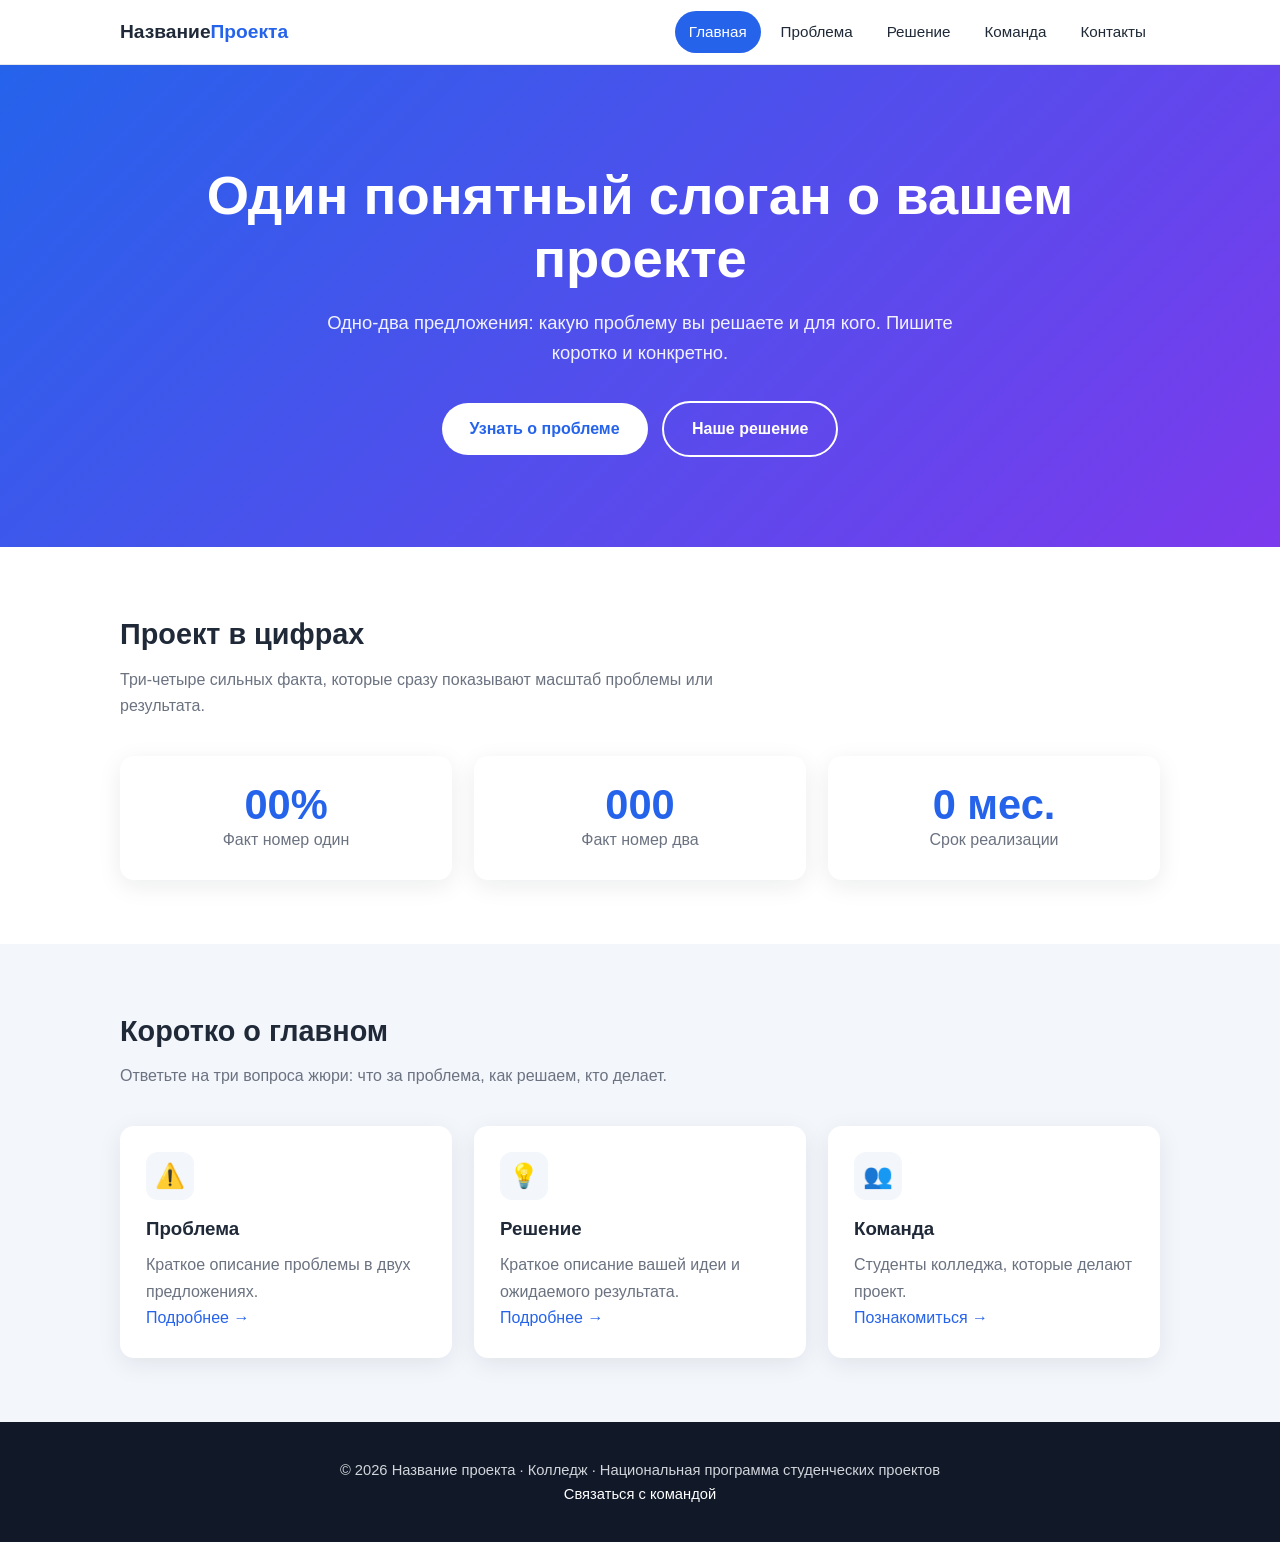
<file: index.html>
<!DOCTYPE html>
<html lang="ru">
<head>
  <meta charset="UTF-8">
  <meta name="viewport" content="width=device-width, initial-scale=1.0">
  <meta name="description" content="Название проекта: краткое описание проблемы и решения.">
  <title>Название проекта</title>
  <link rel="stylesheet" href="style.css">
</head>
<body>

  <header class="site-header">
    <div class="container header-inner">
      <a class="logo" href="index.html">Название<span>Проекта</span></a>
      <nav class="nav">
        <a class="active" href="index.html">Главная</a>
        <a href="problem.html">Проблема</a>
        <a href="solution.html">Решение</a>
        <a href="team.html">Команда</a>
        <a href="contacts.html">Контакты</a>
      </nav>
    </div>
  </header>

  <main>
    <section class="hero">
      <div class="container">
        <h1>Один понятный слоган о вашем проекте</h1>
        <p>Одно-два предложения: какую проблему вы решаете и для кого. Пишите коротко и конкретно.</p>
        <a class="btn" href="problem.html">Узнать о проблеме</a>
        <a class="btn btn-outline" href="solution.html">Наше решение</a>
      </div>
    </section>

    <section>
      <div class="container">
        <h2 class="section-title">Проект в цифрах</h2>
        <p class="section-lead">Три-четыре сильных факта, которые сразу показывают масштаб проблемы или результата.</p>
        <div class="grid grid-3">
          <div class="card stat"><strong>00%</strong><span>Факт номер один</span></div>
          <div class="card stat"><strong>000</strong><span>Факт номер два</span></div>
          <div class="card stat"><strong>0 мес.</strong><span>Срок реализации</span></div>
        </div>
      </div>
    </section>

    <section class="section-alt">
      <div class="container">
        <h2 class="section-title">Коротко о главном</h2>
        <p class="section-lead">Ответьте на три вопроса жюри: что за проблема, как решаем, кто делает.</p>
        <div class="grid grid-3">
          <div class="card">
            <div class="icon">⚠️</div>
            <h3>Проблема</h3>
            <p>Краткое описание проблемы в двух предложениях.</p>
            <p><a href="problem.html">Подробнее →</a></p>
          </div>
          <div class="card">
            <div class="icon">💡</div>
            <h3>Решение</h3>
            <p>Краткое описание вашей идеи и ожидаемого результата.</p>
            <p><a href="solution.html">Подробнее →</a></p>
          </div>
          <div class="card">
            <div class="icon">👥</div>
            <h3>Команда</h3>
            <p>Студенты колледжа, которые делают проект.</p>
            <p><a href="team.html">Познакомиться →</a></p>
          </div>
        </div>
      </div>
    </section>
  </main>

  <footer class="site-footer">
    <div class="container">
      <p>© 2026 Название проекта · Колледж · Национальная программа студенческих проектов</p>
      <p><a href="contacts.html">Связаться с командой</a></p>
    </div>
  </footer>

</body>
</html>
</file>
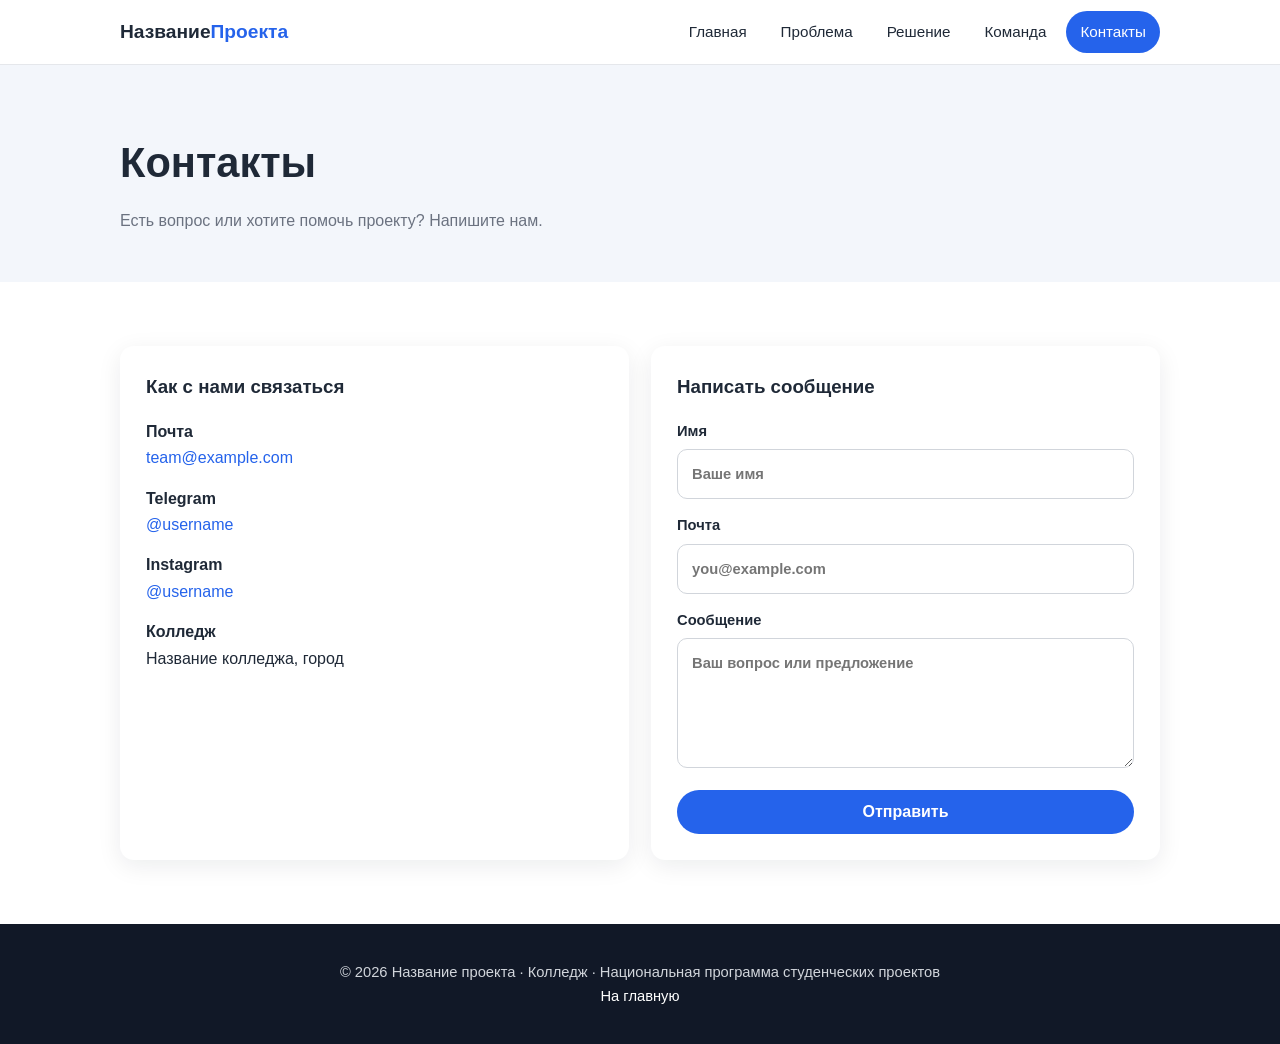
<file: contacts.html>
<!DOCTYPE html>
<html lang="ru">
<head>
  <meta charset="UTF-8">
  <meta name="viewport" content="width=device-width, initial-scale=1.0">
  <meta name="description" content="Контакты команды проекта.">
  <title>Контакты · Название проекта</title>
  <link rel="stylesheet" href="style.css">
</head>
<body>

  <header class="site-header">
    <div class="container header-inner">
      <a class="logo" href="index.html">Название<span>Проекта</span></a>
      <nav class="nav">
        <a href="index.html">Главная</a>
        <a href="problem.html">Проблема</a>
        <a href="solution.html">Решение</a>
        <a href="team.html">Команда</a>
        <a class="active" href="contacts.html">Контакты</a>
      </nav>
    </div>
  </header>

  <main>
    <section class="page-hero">
      <div class="container">
        <h1>Контакты</h1>
        <p>Есть вопрос или хотите помочь проекту? Напишите нам.</p>
      </div>
    </section>

    <section>
      <div class="container">
        <div class="grid grid-2">

          <div class="card">
            <h3 style="margin-bottom:16px">Как с нами связаться</h3>
            <ul class="contact-list">
              <li><strong>Почта</strong><a href="mailto:team@example.com">team@example.com</a></li>
              <li><strong>Telegram</strong><a href="https://t.me/username">@username</a></li>
              <li><strong>Instagram</strong><a href="https://instagram.com/username">@username</a></li>
              <li><strong>Колледж</strong>Название колледжа, город</li>
            </ul>
          </div>

          <div class="card">
            <h3 style="margin-bottom:16px">Написать сообщение</h3>
            <!-- Форма пока без сервера. Позже подключите Formspree или Google Forms. -->
            <form class="form" action="#" method="post">
              <label>Имя
                <input type="text" name="name" placeholder="Ваше имя" required>
              </label>
              <label>Почта
                <input type="email" name="email" placeholder="you@example.com" required>
              </label>
              <label>Сообщение
                <textarea name="message" placeholder="Ваш вопрос или предложение" required></textarea>
              </label>
              <button class="btn" type="submit">Отправить</button>
            </form>
          </div>

        </div>
      </div>
    </section>
  </main>

  <footer class="site-footer">
    <div class="container">
      <p>© 2026 Название проекта · Колледж · Национальная программа студенческих проектов</p>
      <p><a href="index.html">На главную</a></p>
    </div>
  </footer>

</body>
</html>
</file>
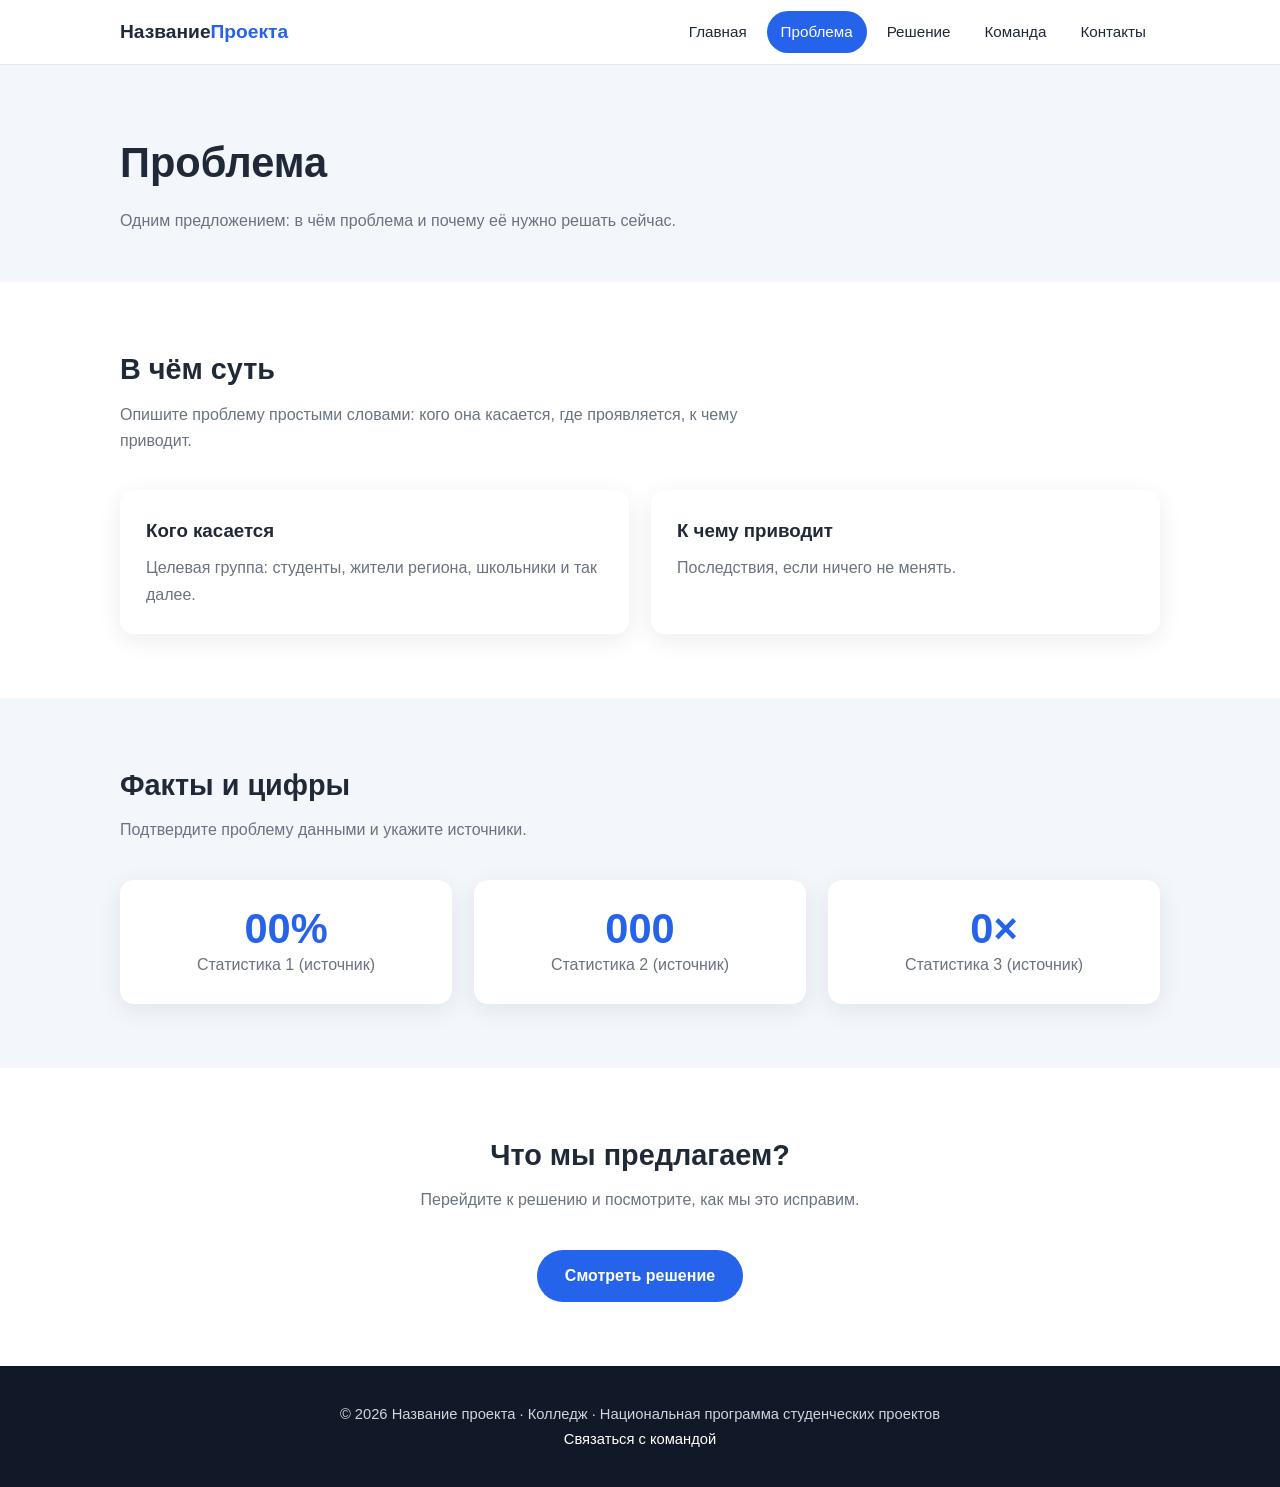
<file: problem.html>
<!DOCTYPE html>
<html lang="ru">
<head>
  <meta charset="UTF-8">
  <meta name="viewport" content="width=device-width, initial-scale=1.0">
  <meta name="description" content="Описание проблемы, которую решает проект.">
  <title>Проблема · Название проекта</title>
  <link rel="stylesheet" href="style.css">
</head>
<body>

  <header class="site-header">
    <div class="container header-inner">
      <a class="logo" href="index.html">Название<span>Проекта</span></a>
      <nav class="nav">
        <a href="index.html">Главная</a>
        <a class="active" href="problem.html">Проблема</a>
        <a href="solution.html">Решение</a>
        <a href="team.html">Команда</a>
        <a href="contacts.html">Контакты</a>
      </nav>
    </div>
  </header>

  <main>
    <section class="page-hero">
      <div class="container">
        <h1>Проблема</h1>
        <p>Одним предложением: в чём проблема и почему её нужно решать сейчас.</p>
      </div>
    </section>

    <section>
      <div class="container">
        <h2 class="section-title">В чём суть</h2>
        <p class="section-lead">Опишите проблему простыми словами: кого она касается, где проявляется, к чему приводит.</p>
        <div class="grid grid-2">
          <div class="card">
            <h3>Кого касается</h3>
            <p>Целевая группа: студенты, жители региона, школьники и так далее.</p>
          </div>
          <div class="card">
            <h3>К чему приводит</h3>
            <p>Последствия, если ничего не менять.</p>
          </div>
        </div>
      </div>
    </section>

    <section class="section-alt">
      <div class="container">
        <h2 class="section-title">Факты и цифры</h2>
        <p class="section-lead">Подтвердите проблему данными и укажите источники.</p>
        <div class="grid grid-3">
          <div class="card stat"><strong>00%</strong><span>Статистика 1 (источник)</span></div>
          <div class="card stat"><strong>000</strong><span>Статистика 2 (источник)</span></div>
          <div class="card stat"><strong>0×</strong><span>Статистика 3 (источник)</span></div>
        </div>
      </div>
    </section>

    <section>
      <div class="container" style="text-align:center">
        <h2 class="section-title">Что мы предлагаем?</h2>
        <p class="section-lead" style="margin-inline:auto">Перейдите к решению и посмотрите, как мы это исправим.</p>
        <a class="btn" href="solution.html">Смотреть решение</a>
      </div>
    </section>
  </main>

  <footer class="site-footer">
    <div class="container">
      <p>© 2026 Название проекта · Колледж · Национальная программа студенческих проектов</p>
      <p><a href="contacts.html">Связаться с командой</a></p>
    </div>
  </footer>

</body>
</html>
</file>
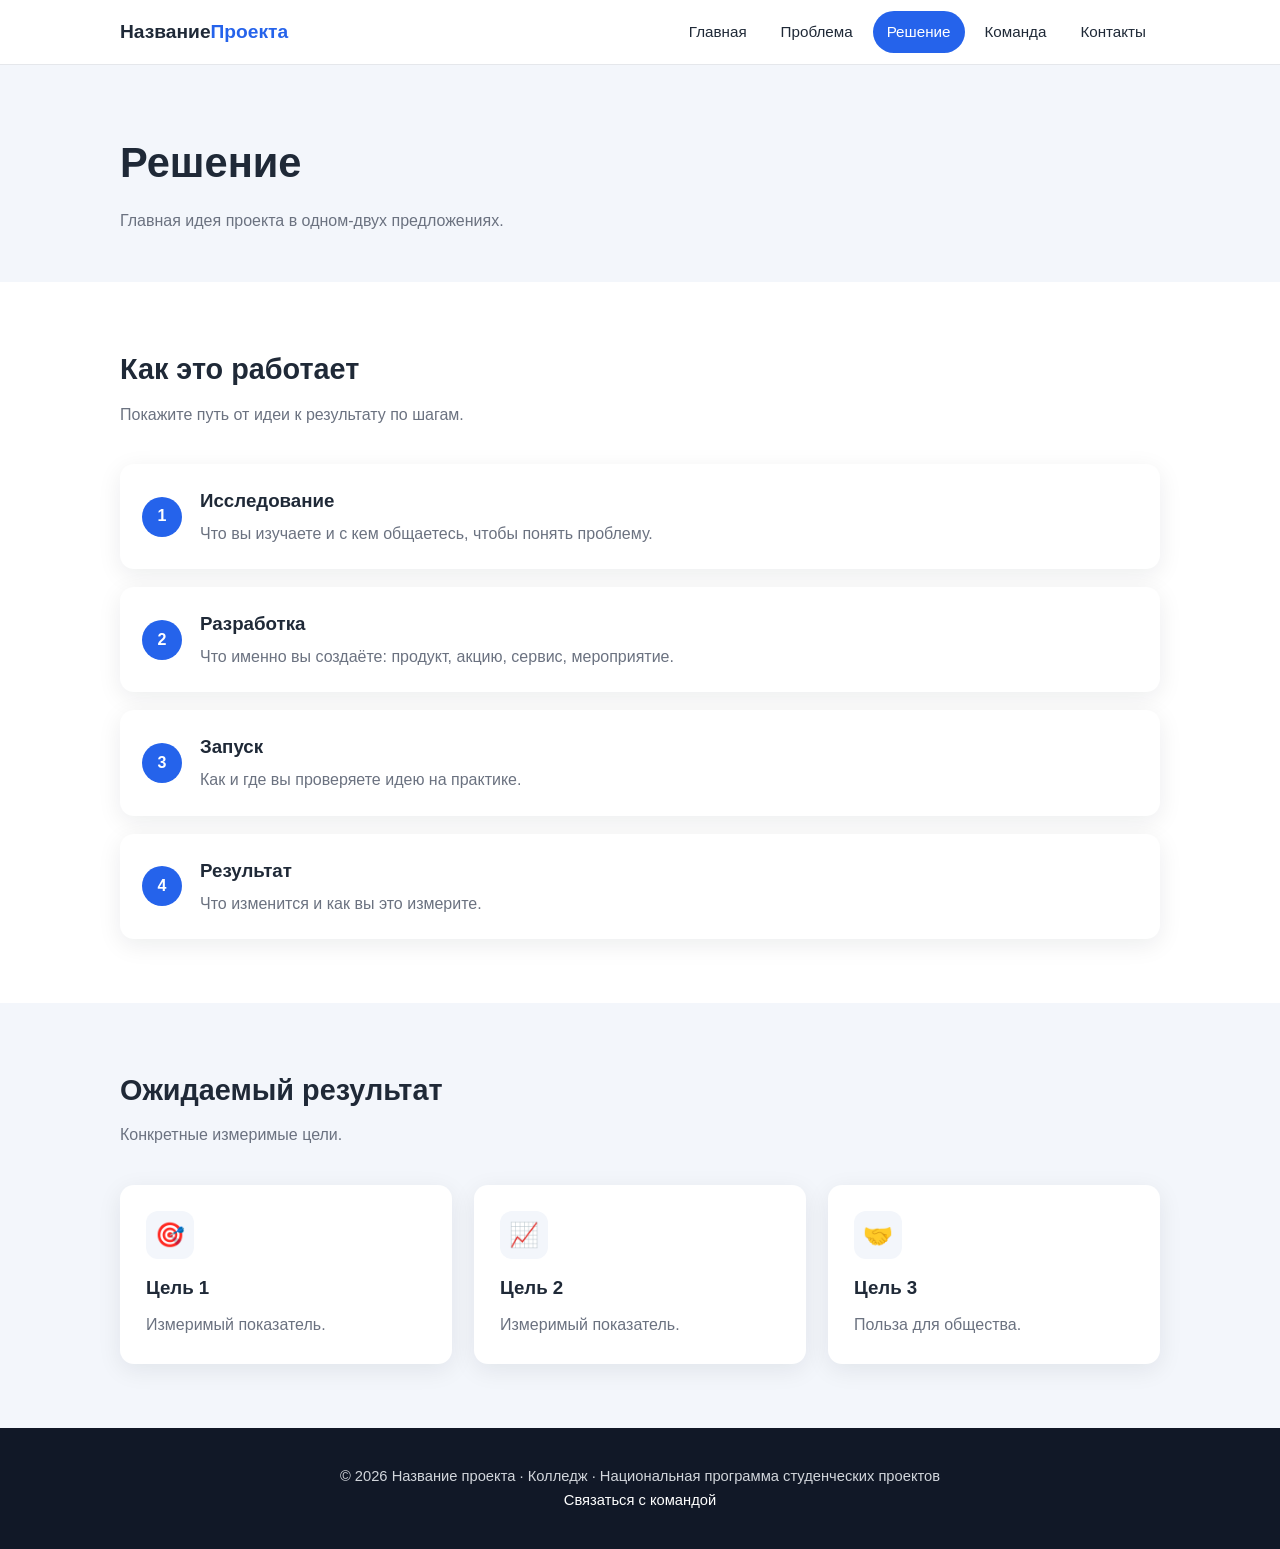
<file: solution.html>
<!DOCTYPE html>
<html lang="ru">
<head>
  <meta charset="UTF-8">
  <meta name="viewport" content="width=device-width, initial-scale=1.0">
  <meta name="description" content="Решение проблемы: идея, этапы и результат проекта.">
  <title>Решение · Название проекта</title>
  <link rel="stylesheet" href="style.css">
</head>
<body>

  <header class="site-header">
    <div class="container header-inner">
      <a class="logo" href="index.html">Название<span>Проекта</span></a>
      <nav class="nav">
        <a href="index.html">Главная</a>
        <a href="problem.html">Проблема</a>
        <a class="active" href="solution.html">Решение</a>
        <a href="team.html">Команда</a>
        <a href="contacts.html">Контакты</a>
      </nav>
    </div>
  </header>

  <main>
    <section class="page-hero">
      <div class="container">
        <h1>Решение</h1>
        <p>Главная идея проекта в одном-двух предложениях.</p>
      </div>
    </section>

    <section>
      <div class="container">
        <h2 class="section-title">Как это работает</h2>
        <p class="section-lead">Покажите путь от идеи к результату по шагам.</p>
        <ol class="steps">
          <li>
            <h3>Исследование</h3>
            <p>Что вы изучаете и с кем общаетесь, чтобы понять проблему.</p>
          </li>
          <li>
            <h3>Разработка</h3>
            <p>Что именно вы создаёте: продукт, акцию, сервис, мероприятие.</p>
          </li>
          <li>
            <h3>Запуск</h3>
            <p>Как и где вы проверяете идею на практике.</p>
          </li>
          <li>
            <h3>Результат</h3>
            <p>Что изменится и как вы это измерите.</p>
          </li>
        </ol>
      </div>
    </section>

    <section class="section-alt">
      <div class="container">
        <h2 class="section-title">Ожидаемый результат</h2>
        <p class="section-lead">Конкретные измеримые цели.</p>
        <div class="grid grid-3">
          <div class="card"><div class="icon">🎯</div><h3>Цель 1</h3><p>Измеримый показатель.</p></div>
          <div class="card"><div class="icon">📈</div><h3>Цель 2</h3><p>Измеримый показатель.</p></div>
          <div class="card"><div class="icon">🤝</div><h3>Цель 3</h3><p>Польза для общества.</p></div>
        </div>
      </div>
    </section>
  </main>

  <footer class="site-footer">
    <div class="container">
      <p>© 2026 Название проекта · Колледж · Национальная программа студенческих проектов</p>
      <p><a href="contacts.html">Связаться с командой</a></p>
    </div>
  </footer>

</body>
</html>
</file>
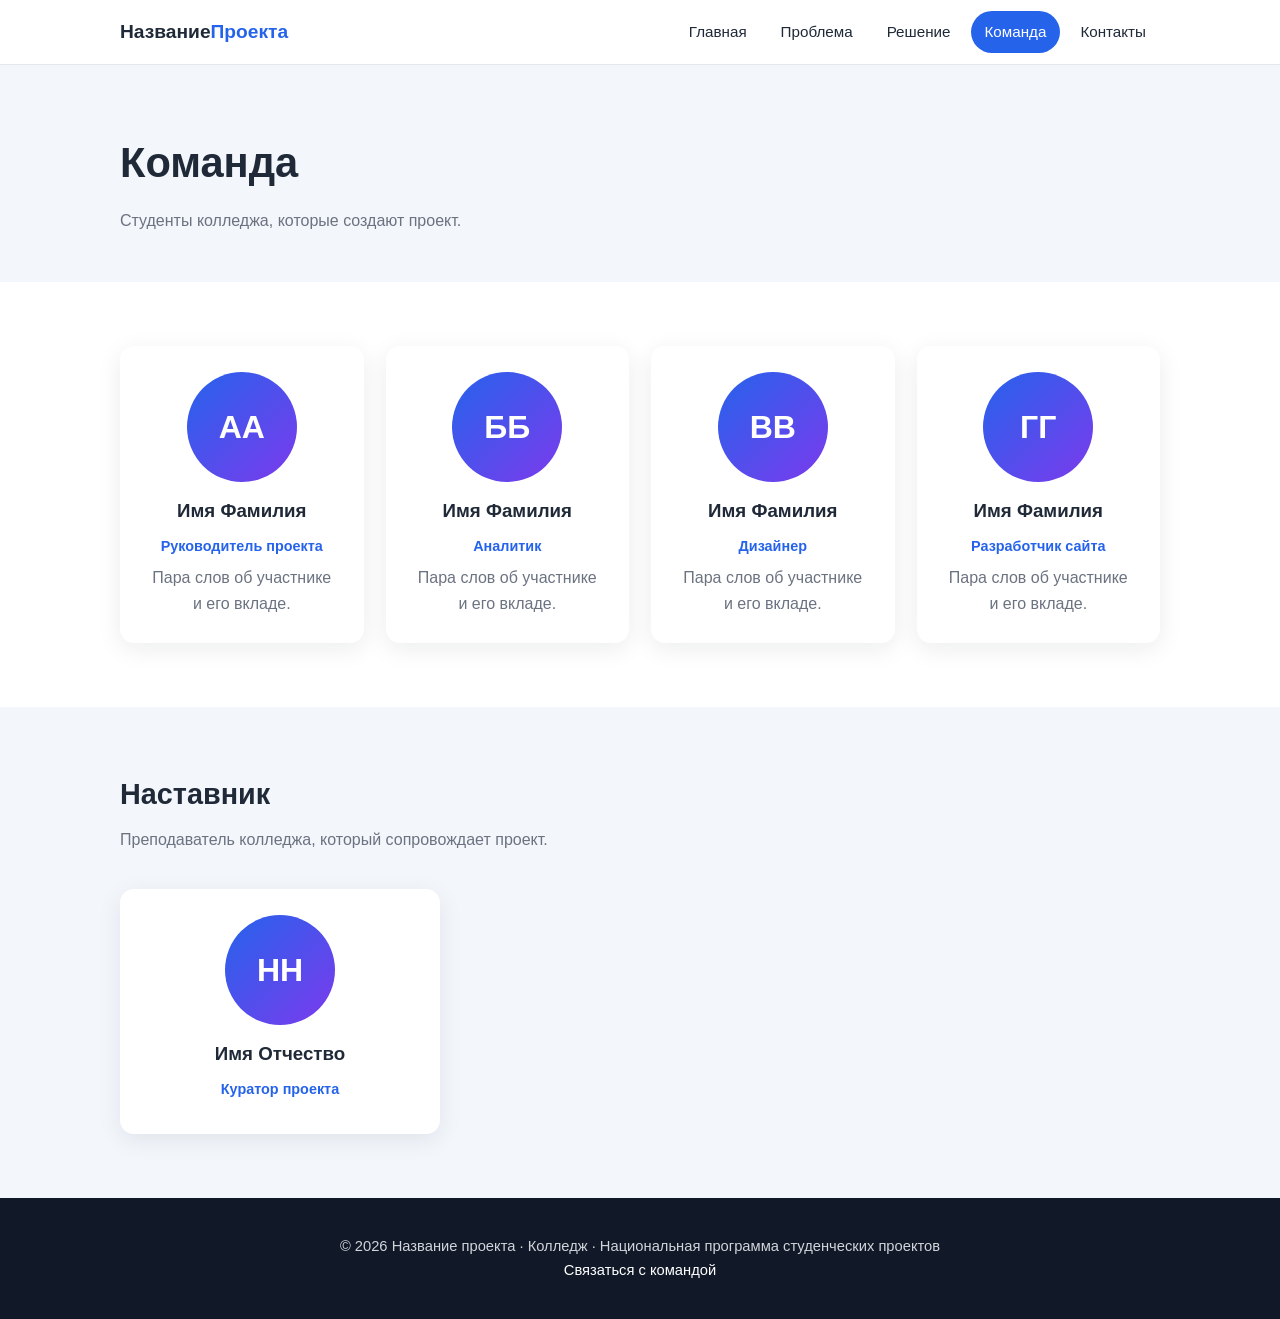
<file: team.html>
<!DOCTYPE html>
<html lang="ru">
<head>
  <meta charset="UTF-8">
  <meta name="viewport" content="width=device-width, initial-scale=1.0">
  <meta name="description" content="Команда проекта: студенты колледжа.">
  <title>Команда · Название проекта</title>
  <link rel="stylesheet" href="style.css">
</head>
<body>

  <header class="site-header">
    <div class="container header-inner">
      <a class="logo" href="index.html">Название<span>Проекта</span></a>
      <nav class="nav">
        <a href="index.html">Главная</a>
        <a href="problem.html">Проблема</a>
        <a href="solution.html">Решение</a>
        <a class="active" href="team.html">Команда</a>
        <a href="contacts.html">Контакты</a>
      </nav>
    </div>
  </header>

  <main>
    <section class="page-hero">
      <div class="container">
        <h1>Команда</h1>
        <p>Студенты колледжа, которые создают проект.</p>
      </div>
    </section>

    <section>
      <div class="container">
        <div class="grid grid-3">

          <div class="card member">
            <div class="avatar">АА</div>
            <h3>Имя Фамилия</h3>
            <div class="role">Руководитель проекта</div>
            <p>Пара слов об участнике и его вкладе.</p>
          </div>

          <div class="card member">
            <div class="avatar">ББ</div>
            <h3>Имя Фамилия</h3>
            <div class="role">Аналитик</div>
            <p>Пара слов об участнике и его вкладе.</p>
          </div>

          <div class="card member">
            <div class="avatar">ВВ</div>
            <h3>Имя Фамилия</h3>
            <div class="role">Дизайнер</div>
            <p>Пара слов об участнике и его вкладе.</p>
          </div>

          <div class="card member">
            <div class="avatar">ГГ</div>
            <h3>Имя Фамилия</h3>
            <div class="role">Разработчик сайта</div>
            <p>Пара слов об участнике и его вкладе.</p>
          </div>

        </div>
        <!-- Чтобы добавить фото: замените <div class="avatar">АА</div> на
             <div class="avatar"><img src="img/photo.jpg" alt="Имя Фамилия"></div> -->
      </div>
    </section>

    <section class="section-alt">
      <div class="container">
        <h2 class="section-title">Наставник</h2>
        <p class="section-lead">Преподаватель колледжа, который сопровождает проект.</p>
        <div class="card member" style="max-width:320px">
          <div class="avatar">НН</div>
          <h3>Имя Отчество</h3>
          <div class="role">Куратор проекта</div>
        </div>
      </div>
    </section>
  </main>

  <footer class="site-footer">
    <div class="container">
      <p>© 2026 Название проекта · Колледж · Национальная программа студенческих проектов</p>
      <p><a href="contacts.html">Связаться с командой</a></p>
    </div>
  </footer>

</body>
</html>
</file>
<file: style.css>
/* ===== Переменные: меняйте цвета и шрифт под тему проекта ===== */
:root {
  --color-primary: #2563eb;
  --color-primary-dark: #1d4ed8;
  --color-accent: #f59e0b;
  --color-bg: #ffffff;
  --color-bg-alt: #f3f6fb;
  --color-text: #1f2937;
  --color-muted: #6b7280;
  --radius: 14px;
  --shadow: 0 6px 24px rgba(15, 23, 42, 0.08);
  --font: "Segoe UI", Roboto, Arial, sans-serif;
  --max-width: 1080px;
}

* { box-sizing: border-box; margin: 0; padding: 0; }

html { scroll-behavior: smooth; }

body {
  font-family: var(--font);
  color: var(--color-text);
  background: var(--color-bg);
  line-height: 1.65;
}

img { max-width: 100%; display: block; }
a { color: var(--color-primary); text-decoration: none; }
a:hover { text-decoration: underline; }

.container {
  width: 100%;
  max-width: var(--max-width);
  margin: 0 auto;
  padding: 0 20px;
}

/* ===== Шапка ===== */
.site-header {
  position: sticky;
  top: 0;
  z-index: 10;
  background: rgba(255, 255, 255, 0.95);
  backdrop-filter: blur(8px);
  border-bottom: 1px solid #e5e7eb;
}

.header-inner {
  display: flex;
  align-items: center;
  justify-content: space-between;
  min-height: 64px;
  gap: 16px;
}

.logo { font-weight: 800; font-size: 1.2rem; color: var(--color-text); }
.logo span { color: var(--color-primary); }
.logo:hover { text-decoration: none; }

.nav { display: flex; gap: 6px; flex-wrap: wrap; }

.nav a {
  padding: 8px 14px;
  border-radius: 999px;
  color: var(--color-text);
  font-weight: 500;
  font-size: 0.95rem;
}

.nav a:hover { background: var(--color-bg-alt); text-decoration: none; }
.nav a.active { background: var(--color-primary); color: #fff; }

/* ===== Кнопки ===== */
.btn {
  display: inline-block;
  padding: 13px 28px;
  border-radius: 999px;
  background: var(--color-primary);
  color: #fff;
  font-weight: 600;
  border: none;
  cursor: pointer;
  font-size: 1rem;
  font-family: inherit;
  transition: transform 0.15s, background 0.15s;
}

.btn:hover { background: var(--color-primary-dark); transform: translateY(-2px); text-decoration: none; }
.btn-outline { background: transparent; color: var(--color-primary); border: 2px solid var(--color-primary); }
.btn-outline:hover { background: var(--color-primary); color: #fff; }

/* ===== Главный экран ===== */
.hero {
  background: linear-gradient(135deg, var(--color-primary) 0%, #7c3aed 100%);
  color: #fff;
  padding: 100px 0 90px;
  text-align: center;
}

.hero h1 { font-size: clamp(2rem, 5vw, 3.4rem); line-height: 1.15; margin-bottom: 18px; }
.hero p { font-size: 1.15rem; max-width: 640px; margin: 0 auto 32px; opacity: 0.92; }
.hero .btn { background: #fff; color: var(--color-primary); }
.hero .btn-outline { background: transparent; color: #fff; border-color: #fff; margin-left: 10px; }

.page-hero { padding: 64px 0 48px; background: var(--color-bg-alt); }
.page-hero h1 { font-size: clamp(1.8rem, 4vw, 2.6rem); margin-bottom: 10px; }
.page-hero p { color: var(--color-muted); max-width: 640px; }

/* ===== Секции ===== */
section { padding: 64px 0; }
.section-alt { background: var(--color-bg-alt); }
.section-title { font-size: 1.8rem; margin-bottom: 8px; }
.section-lead { color: var(--color-muted); margin-bottom: 36px; max-width: 640px; }

/* ===== Сетка и карточки ===== */
.grid { display: grid; gap: 22px; }
.grid-3 { grid-template-columns: repeat(auto-fit, minmax(240px, 1fr)); }
.grid-2 { grid-template-columns: repeat(auto-fit, minmax(300px, 1fr)); }

.card {
  background: #fff;
  border-radius: var(--radius);
  padding: 26px;
  box-shadow: var(--shadow);
}

.card h3 { margin-bottom: 8px; }
.card p { color: var(--color-muted); }

.icon {
  width: 48px;
  height: 48px;
  border-radius: 12px;
  background: var(--color-bg-alt);
  display: grid;
  place-items: center;
  font-size: 1.5rem;
  margin-bottom: 14px;
}

/* ===== Цифры ===== */
.stat { text-align: center; }
.stat strong { display: block; font-size: 2.6rem; color: var(--color-primary); line-height: 1.1; }
.stat span { color: var(--color-muted); }

/* ===== Этапы (шаги решения) ===== */
.steps { list-style: none; counter-reset: step; display: grid; gap: 18px; }

.steps li {
  counter-increment: step;
  position: relative;
  background: #fff;
  border-radius: var(--radius);
  box-shadow: var(--shadow);
  padding: 22px 22px 22px 80px;
}

.steps li::before {
  content: counter(step);
  position: absolute;
  left: 22px;
  top: 50%;
  transform: translateY(-50%);
  width: 40px;
  height: 40px;
  border-radius: 50%;
  background: var(--color-primary);
  color: #fff;
  display: grid;
  place-items: center;
  font-weight: 700;
}

.steps h3 { margin-bottom: 4px; }
.steps p { color: var(--color-muted); }

/* ===== Команда ===== */
.member { text-align: center; }

.avatar {
  width: 110px;
  height: 110px;
  border-radius: 50%;
  margin: 0 auto 14px;
  background: linear-gradient(135deg, var(--color-primary), #7c3aed);
  color: #fff;
  display: grid;
  place-items: center;
  font-size: 2rem;
  font-weight: 700;
  overflow: hidden;
}

.avatar img { width: 100%; height: 100%; object-fit: cover; }
.role { color: var(--color-primary); font-weight: 600; font-size: 0.9rem; margin-bottom: 6px; }

/* ===== Форма ===== */
.form { display: grid; gap: 14px; }
.form label { font-weight: 600; font-size: 0.92rem; }

.form input,
.form textarea {
  width: 100%;
  padding: 12px 14px;
  margin-top: 6px;
  border: 1px solid #d1d5db;
  border-radius: 10px;
  font: inherit;
}

.form input:focus,
.form textarea:focus {
  outline: 2px solid var(--color-primary);
  border-color: transparent;
}

.form textarea { min-height: 130px; resize: vertical; }

.contact-list { list-style: none; display: grid; gap: 14px; }
.contact-list strong { display: block; }

/* ===== Подвал ===== */
.site-footer {
  background: #111827;
  color: #d1d5db;
  padding: 36px 0;
  text-align: center;
  font-size: 0.92rem;
}

.site-footer a { color: #fff; }

/* ===== Мобильная версия ===== */
@media (max-width: 640px) {
  .header-inner { flex-direction: column; padding: 10px 0; }
  .hero { padding: 70px 0 60px; }
  .hero .btn-outline { margin: 12px 0 0; }
  section { padding: 44px 0; }
}
</file>
